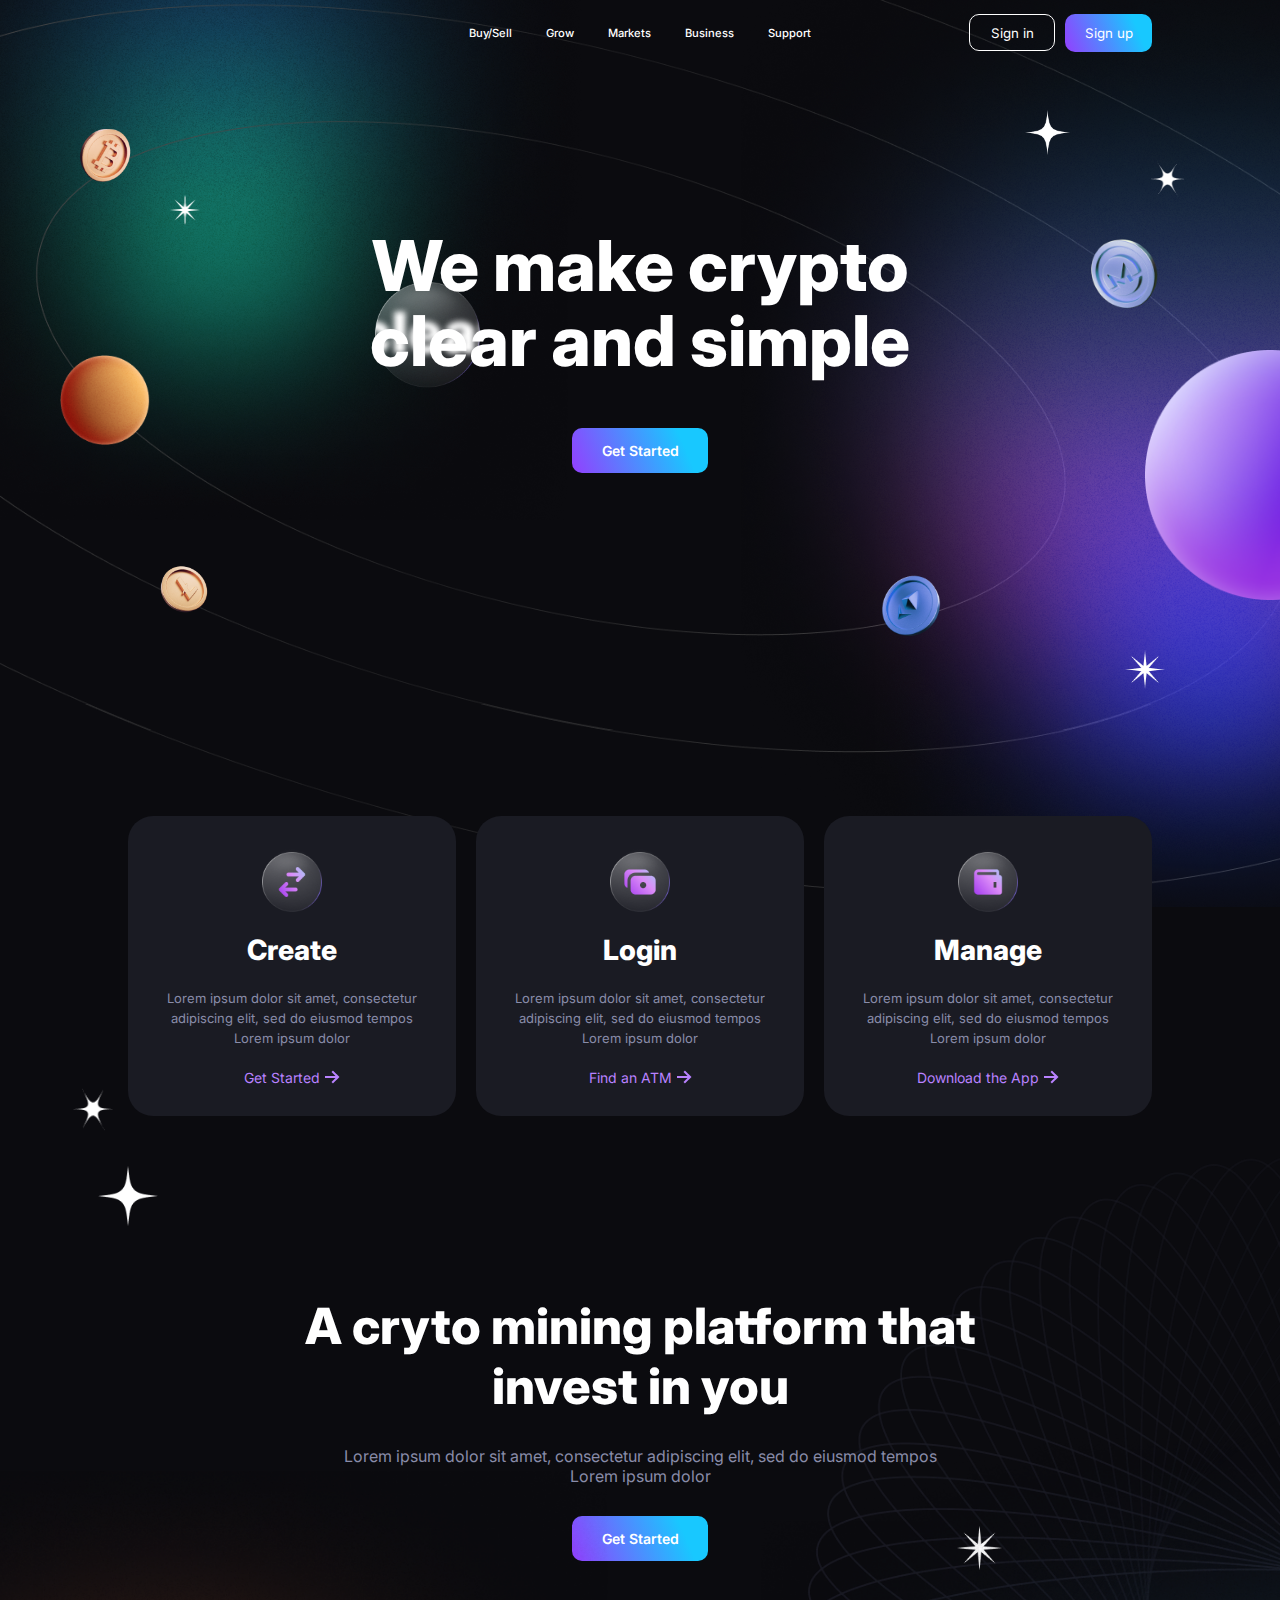
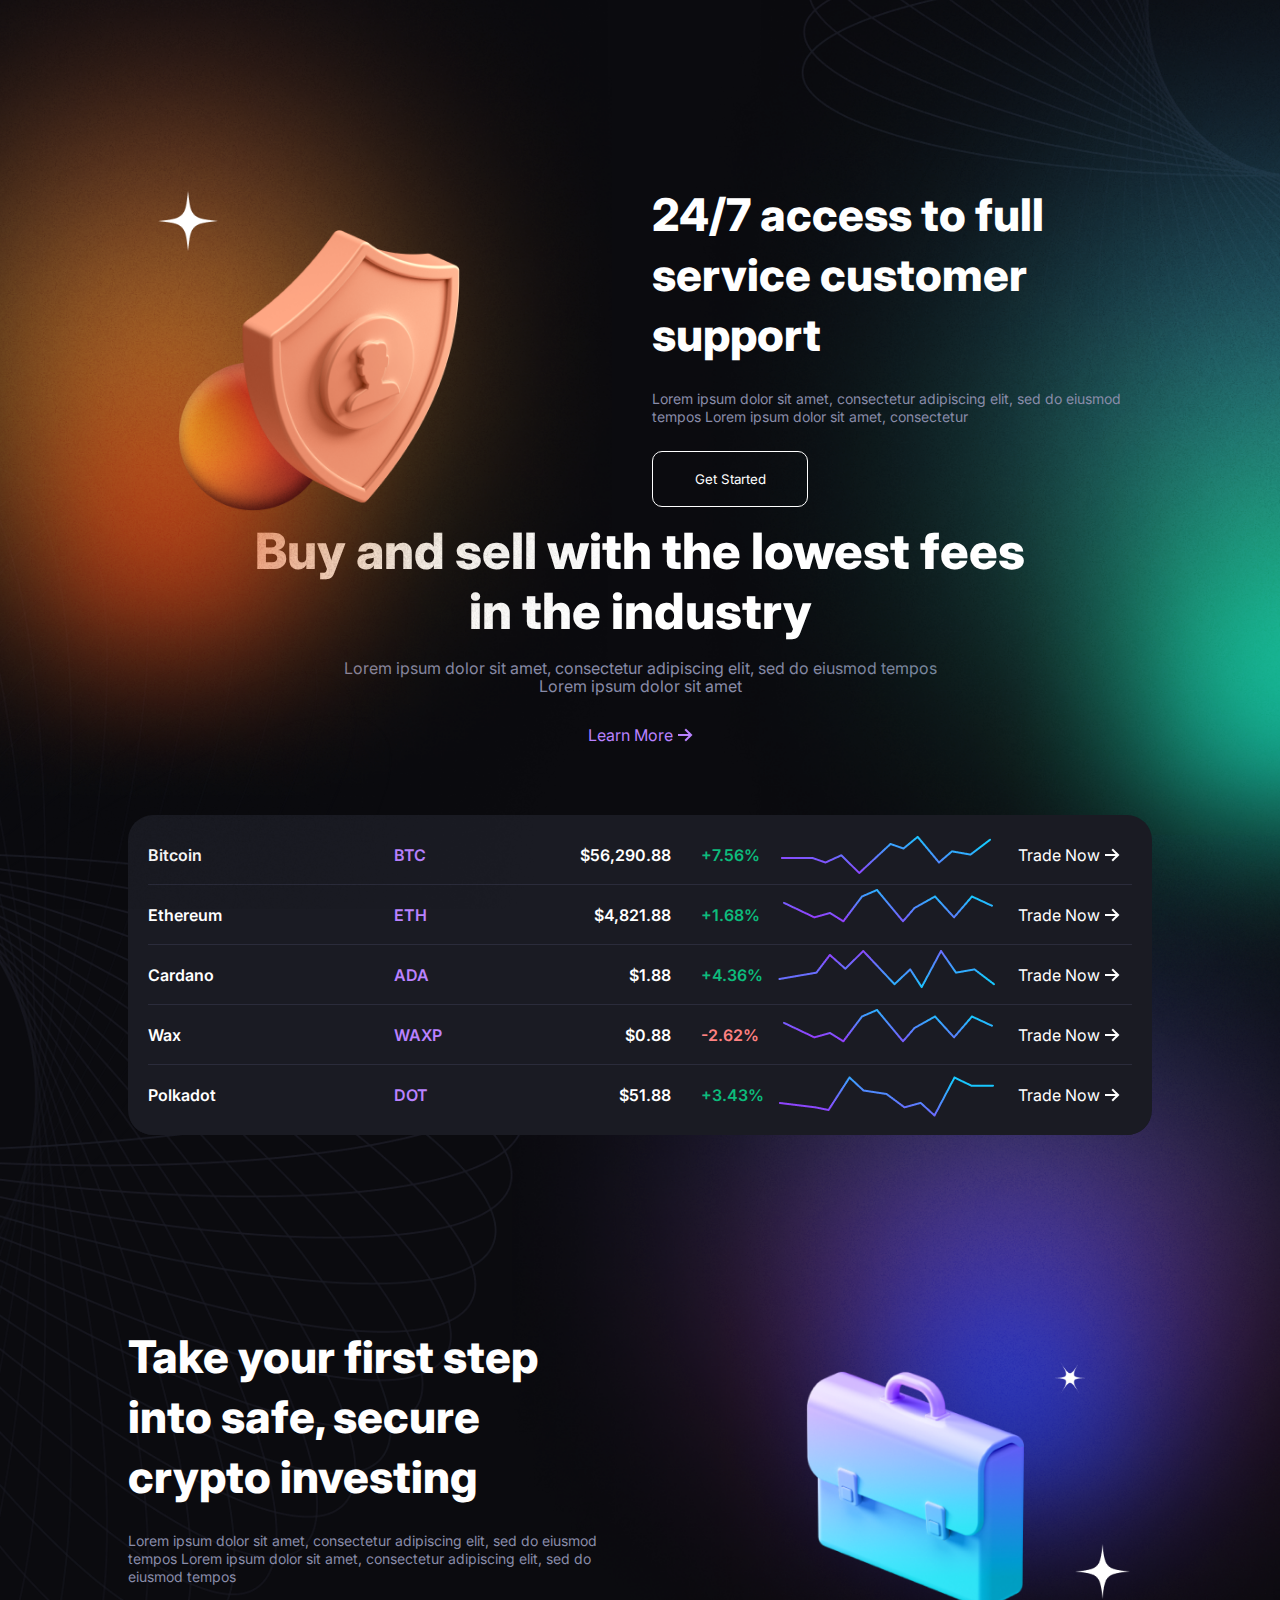
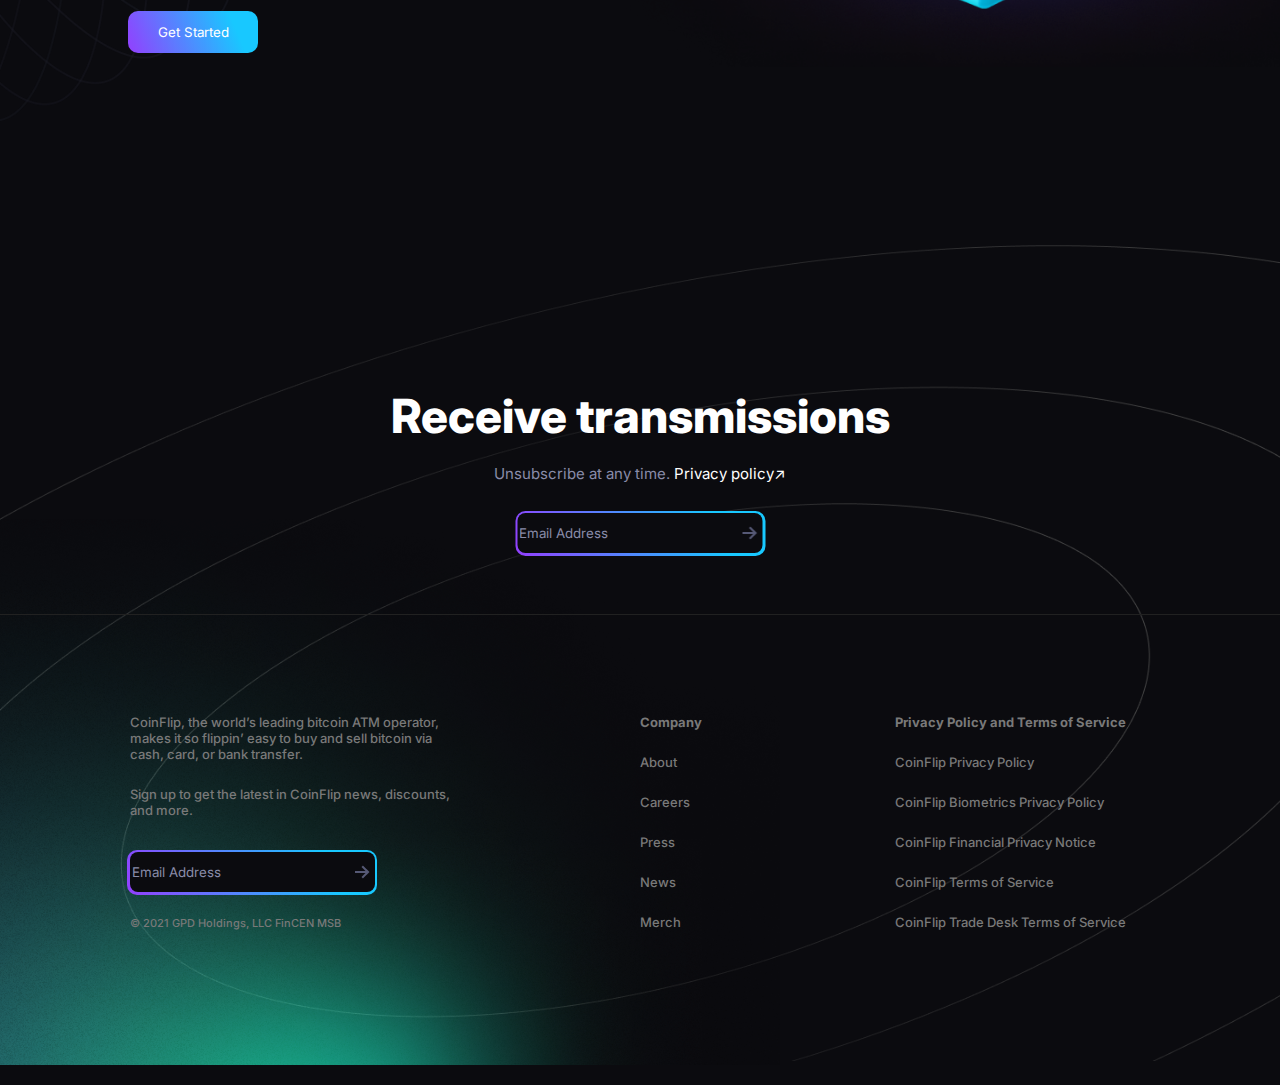
<file: index.html>
<!DOCTYPE html>
<html lang="en">

<head>
    <meta charset="UTF-8">
    <meta name="viewport" content="width=device-width, initial-scale=1.0">
    <title>Crypto website</title>
    <link rel="shortcut icon" href="images/crytologo.png" type="image/x-icon">
    <link rel="stylesheet" href="style.css">
    <link rel="preconnect" href="https://fonts.googleapis.com">
    <link rel="preconnect" href="https://fonts.gstatic.com" crossorigin>
    <link href="https://fonts.googleapis.com/css2?family=Inter:wght@100..900&family=Poppins:ital,wght@0,100;0,200;0,300;0,400;0,500;0,600;0,700;0,800;0,900;1,100;1,200;1,300;1,400;1,500;1,600;1,700;1,800;1,900&family=Roboto:ital,wght@0,100;0,300;0,400;0,500;0,700;0,900;1,100;1,300;1,400;1,500;1,700;1,900&display=swap" rel="stylesheet">
    
</head>

<body>
    <section id="mainHERO">
        <img src="/images/bg hero.png" alt="" id="plannet">
        <img src="/images/bg2.png" alt="" id="planetRAIL">
        <section id="CryptoNAV">
            <div></div>
            <div id="NavHeader">
                <p>Buy/Sell</p>
                <p>Grow</p>
                <p>Markets</p>
                <p>Business</p>
                <p>Support</p>
            </div>
            <div id="NavBTN">
                <button type="button" id="NavBTN1">Sign in</button>
                <button type="button" id="NavBTN2">Sign up</button>
            </div>
        </section>
        <section id="CrytoHero">
            <p>We make crypto clear and simple</p>
            <button type="button" id="HeroBTN">Get Started</button>
        </section>
        <section id="HeroFloatingIMG">
            <img src="/images/float1.png" alt="" id="float1">
            <img src="/images/float2.png" alt="" id="float2">
            <img src="/images/float3.png" alt="" id="float3">
            <img src="/images/float4.png" alt="" id="float4">
            <img src="/images/float5.png" alt="" id="float5">
            <img src="/images/float6.png" alt="" id="float6">
            <img src="/images/float7.png" alt="" id="float7">
            <img src="/images/float8.png" alt="" id="float8">
            <img src="/images/float9.png" alt="" id="float9">
            <img src="/images/float10.png" alt="" id="float10">
            <img src="/images/float11.png" alt="" id="float11">
            <img src="/images/float12.png" alt="" id="float12">
            <img src="/images/float13.png" alt="" id="float13">
        </section>
    </section>
    <section class="clm">
        <div>
            <img src="/images/create.png" id="headerLOGO">
            <p id="header">Create</p>
            <p id="desp">Lorem ipsum dolor sit amet, consectetur adipiscing elit, sed do eiusmod tempos Lorem ipsum dolor</p>
            <p id="link">Get Started <img src="/images/arrow.png"></p>
                
        </div>
        <div>
            <img src="/images/login.png" id="headerLOGO">
            <p id="header">Login</p>
            <p id="desp">Lorem ipsum dolor sit amet, consectetur adipiscing elit, sed do eiusmod tempos Lorem ipsum dolor</p>
            <p id="link">Find an ATM <img src="/images/arrow.png"></p>
                
        </div>
        <div>
            <img src="/images/manage.png" id="headerLOGO">
            <p id="header">Manage</p>
            <p id="desp">Lorem ipsum dolor sit amet, consectetur adipiscing elit, sed do eiusmod tempos Lorem ipsum dolor</p>
            <p id="link">Download the App <img src="/images/arrow.png"></p>
                
        </div>
    </section>
    <section id="mining">
        <p id="MiningTitle">A cryto mining platform that invest in you</p>
        <p id="MiningDesp">Lorem ipsum dolor sit amet, consectetur adipiscing elit, sed do eiusmod tempos Lorem ipsum dolor</p>
        <button type="button" id="MiningBtn">Get Started</button>
        <div>
            <img src="/images/Looper-3.png" id="looper">
            <img src="/images/starA1.png" id="starA">
            <img src="/images/starA2.png" id="starB">
            <img src="/images/starONIMG.png" id="loopStar">
        </div>
    </section>
    <section id="services">
        <div>
            <img src="/images/usericon.png" id="userICON">
            <img src="/images/spherbg.png" id="SphereBg">
            <img src="/images/sphere.png" id="Sphere">
            <img src="/images/serviceStar.png" id="serviceStar">
        </div>
        <div>
            <p id="serviceTitle">24/7 access to full service customer support</p>
            <p id="serviceDesp">Lorem ipsum dolor sit amet, consectetur adipiscing elit, sed do eiusmod tempos Lorem ipsum dolor sit amet, consectetur</p>
            <button type="button" id="serviceBTN">Get Started</button>
            <!-- <img src="/images/blue gradient.png" id="blueBG" > -->
        </div>
    </section>
    <section id="bluebgg">
        <img src="/images/blue gradient.png" id="blueBG2">
    </section>
    <section id="industry">
        <p id="industryTitle">Buy and sell with the lowest fees in the industry</p>
        <p id="industryDESP">Lorem ipsum dolor sit amet, consectetur adipiscing elit, sed do eiusmod tempos Lorem ipsum dolor sit amet</p>
        <p id="serviceLINK">Learn More <img src="/images/arrow.png"></p>
    </section>
    <section id="cryptoCHART">
        <div id="cryptonames">Bitcoin</div>
        <div id="cryptoABR">BTC</div>
        <div id="cryptoAMT">$56,290.88</div>
        <div id="cryptoDEC">+7.56%</div>
        <div id="crypoIMG"><img src="/images/chart5.png"></div>
        <div id="cryptoTRADE">Trade Now <img src="/images/tradeNOW.png" ></div>
        <div id="cryptonames">Ethereum</div>
        <div id="cryptoABR">ETH</div>
        <div id="cryptoAMT">$4,821.88</div>
        <div id="cryptoDEC">+1.68%</div>
        <div id="crypoIMG"><img src="/images/chart4.png"></div>
        <div id="cryptoTRADE">Trade Now <img src="/images/tradeNOW.png" ></div>
        <div id="cryptonames">Cardano</div>
        <div id="cryptoABR">ADA</div>
        <div id="cryptoAMT">$1.88</div>
        <div id="cryptoDEC">+4.36%</div>
        <div id="crypoIMG"><img src="/images/chart3.png"></div>
        <div id="cryptoTRADE">Trade Now <img src="/images/tradeNOW.png" ></div>
        <div id="cryptonames">Wax</div>
        <div id="cryptoABR">WAXP</div>
        <div id="cryptoAMT">$0.88</div>
        <div id="cryptoDEC" class="active" >-2.62%</div>
        <div id="crypoIMG"><img src="/images/chart1.png"></div>
        <div id="cryptoTRADE">Trade Now <img src="/images/tradeNOW.png" ></div>
        <div id="cryptonames">Polkadot</div>
        <div id="cryptoABR">DOT</div>
        <div id="cryptoAMT">$51.88</div>
        <div id="cryptoDEC">+3.43%</div>
        <div id="crypoIMG"><img src="/images/chart2.png"></div>
        <div id="cryptoTRADE">Trade Now <img src="/images/tradeNOW.png" ></div>       
    </section>
    <section id="myLOOP2">
        <img src="/images/looper2.png" id="loop2">
    </section>
    <section id="services">
        <div>
            <p id="serviceTitle">Take your first step into safe, secure crypto investing</p>
            <p id="serviceDesp">Lorem ipsum dolor sit amet, consectetur adipiscing elit, sed do eiusmod tempos Lorem ipsum dolor sit amet, consectetur adipiscing elit, sed do eiusmod tempos</p>
            <button type="button" id="serviceBTN2">Get Started</button>
        </div>
        <div id="bagfloat">
            <img src="/images/bagger.png" id="sBAG">
            <img src="/images/bagBIGSTAR.png" id="bagSTAR">
            <img src="/images/bagSTAR.png" id="bagsmalstar">
        </div>
    </section>
    <section id="bagbg">
        <img src="/images/bagbg.png" id="serviceBg">
    </section>
    <section id="footerlooper">
        <img src="/images/footerloop.png" id="footerloop">
    </section>
    <section id="footersubscribe">
        <p id="footerTITLE">Receive transmissions</p>
        <p id="footerDESP">Unsubscribe at any time. <span>Privacy policy↗</span></p>
        <div id="email_sub">
            <input type="text" id="email" placeholder="Email Address">
            <img src="/images/footerarrow.png" alt="">
        </div>
        <div id="gBG"></div>
    </section>
    <section id="footer">
        <div id="footMain">
            <p>CoinFlip, the world’s leading bitcoin ATM operator, makes it so flippin’ easy to buy and sell bitcoin via cash, card, or bank transfer.</p>
            <p>Sign up to get the latest in CoinFlip news, discounts, and more.</p>
            <div id="maildiv">
                <div id="email_sub">
                    <input type="text" id="email" placeholder="Email Address">
                    <img src="/images/footerarrow.png" alt="">
                </div>
                <div id="footgBG"></div>
            </div>
            <p id="footend">© 2021 GPD Holdings, LLC FinCEN MSB</p>
        </div>
        <div id="quickLINK">
            <p id="thick">Company</p>
            <p>About</p>
            <p>Careers</p>
            <p>Press</p>
            <p>News</p>
            <p>Merch</p>
        </div>
        <div id="QuickDESP">
            <p id="thick">Privacy Policy and Terms of Service</p>
            <p>CoinFlip Privacy Policy</p>
            <p>CoinFlip Biometrics Privacy Policy</p>
            <p>CoinFlip Financial Privacy Notice</p>
            <p>CoinFlip Terms of Service</p>
            <p>CoinFlip Trade Desk Terms of Service</p>
        </div>
        <div id="footerBGG">
            <img src="/images/footerbg.png" alt="">
        </div>
    </section>
    
    <script src="chuks.js"></script>
</body>

</html>
</file>
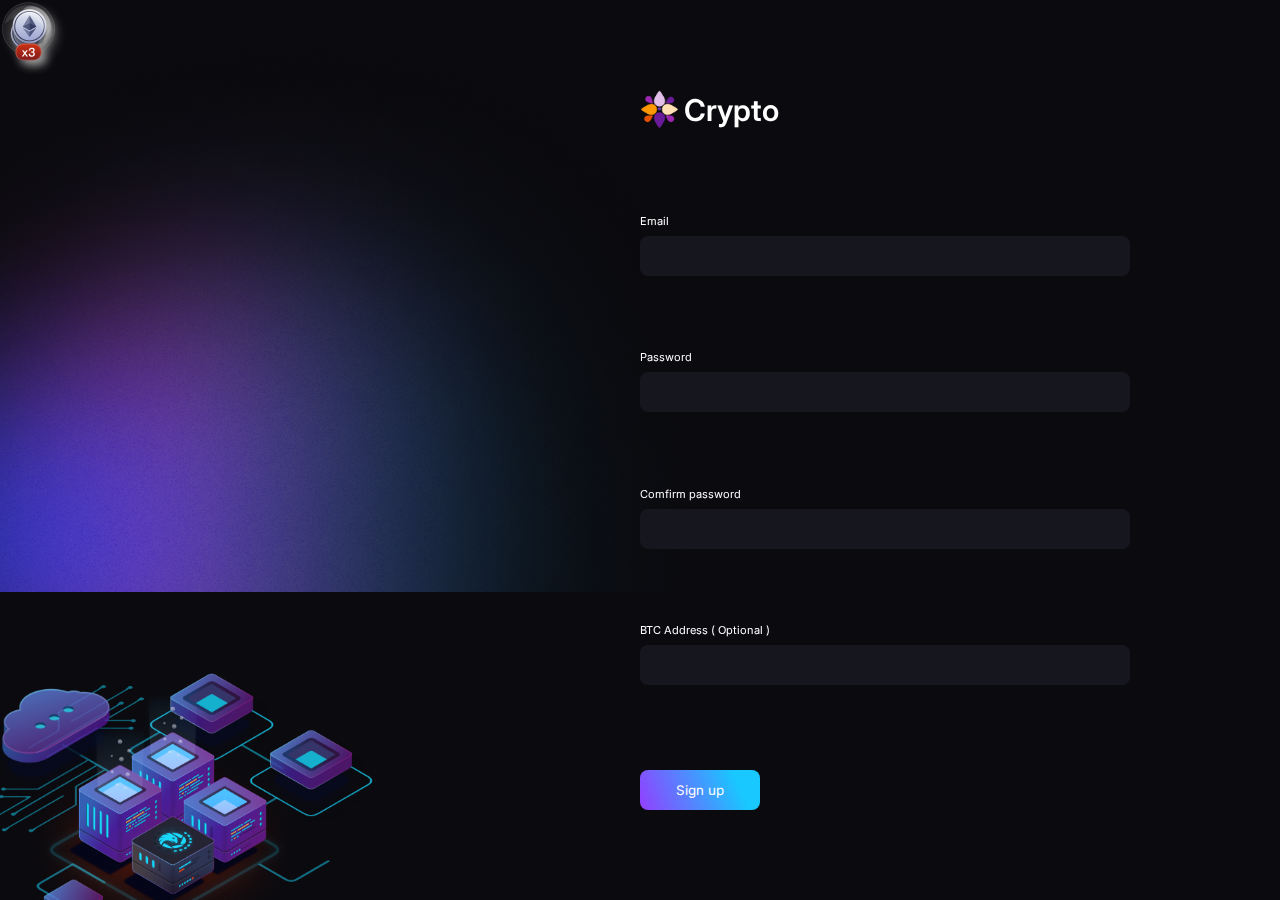
<file: SIgnup.html>
<!DOCTYPE html>
<html lang="en">
<head>
    <meta charset="UTF-8">
    <meta name="viewport" content="width=device-width, initial-scale=1.0">
    <title>Sign up</title>
    <link rel="stylesheet" href="style.css">
    <link rel="shortcut icon" href="images/crytologo.png" type="image/x-icon">
    <link rel="preconnect" href="https://fonts.googleapis.com">
    <link rel="preconnect" href="https://fonts.gstatic.com" crossorigin>
    <link href="https://fonts.googleapis.com/css2?family=Inter:wght@100..900&family=Poppins:ital,wght@0,100;0,200;0,300;0,400;0,500;0,600;0,700;0,800;0,900;1,100;1,200;1,300;1,400;1,500;1,600;1,700;1,800;1,900&family=Roboto:ital,wght@0,100;0,300;0,400;0,500;0,700;0,900;1,100;1,300;1,400;1,500;1,700;1,900&display=swap" rel="stylesheet">

</head>
<body >
    <section id="signupBODY">
        <!-- <section id="CryptoNAV" class="navyy">
            <div></div>
            <div id="NavHeader">
                <p>Buy/Sell</p>
                <p>Grow</p>
                <p>Markets</p>
                <p>Business</p>
                <p>Support</p>
            </div>
            <div id="NavBTN">
            </div>
        </section> -->
        <section id="signupFORM">
            <div id="MYrise">
                <img src="/images/hostingbg.png" id="hostBG">
                <img src="/images/Enviro.png" id="enviro">
                <img src="/images/Hosting.png" id="hosting">
                <img src="/images/riseX3.png" id="rise3">
            </div>
            <form id="MyFORM" >
                <div id="companyLOgo">
                    <img src="/images/crytologo.png" alt="" id="companyLOgoIMG">
                    <p>Crypto</p>
                </div>
                <div id="email_label">
                    <div id="label_header">
                        <p>Email</p>
                        <p id="eror_message">Error Message</p>
                    </div>
                    <input type="text" name="" id="email_input" >
                </div>
                <div id="Password_label">
                    <div id="label_header">
                        <p>Password</p>
                        <p id="eror_message">Error Message</p>
                    </div>
                    <input type="text" name="" id="">
                </div>
                <div id="Comfirm_password_label">
                    <div id="label_header">
                        <p>Comfirm password</p>
                        <p id="eror_message">Error Message</p>
                    </div>
                    <input type="text" name="" id="">
                </div>
                <div id="BTC_label">
                    <div id="label_header">
                        <p>BTC Address ( Optional )</p>
                        <p id="eror_message">Error Message</p>
                    </div>
                    <input type="text" name="" id="">
                </div>
                <div id="BTNN">
                    <button type="submit" id="signup_FormBTN">Sign up</button>
                </div>
            </form>
        </section>
    </section>    
    <script src="chuks.js"></script>
</body>
</html>
</file>
<file: style.css>
*{
    margin: 0;
    padding: 0;
    box-sizing: border-box;
    font-family: "Inter", sans-serif;
}
#mainHERO{
    width: 100%;
    position: relative;

}
#planetRAIL{
    position: absolute;
    width: 100%;
    top: 703.5px;

}
#plannet{
    position: absolute;
    width: 100%;
}

body, html{
    margin-top: 0;
    overflow-x: hidden;
    scroll-behavior: smooth ;
    scrollbar-width: none !important;
    background: #0B0B0F;
    z-index: -1;
    position: relative;
}
#CryptoNAV{
    position: sticky;
    /* background: #0B0B0F; */
    z-index: 5000;   
    /* top: 100px;      */
    display: grid;
    color: white;
    padding: 0vw 10vw 0vw 10vw;
    grid-template-columns: repeat(3, 1fr);
    grid-template-rows: 65px;
 
}
#NavHeader{
    color: white;
    display: flex;
    z-index: 5000;
    justify-content: center;
    align-items: center;
    gap: 10%;
    font-size: 70%;
    font-weight: 500;
}
#NavBTN{
    gap: 10px;
    z-index: 50;
    display: flex;
    align-items: center;
    justify-content: end;
}

#NavBTN1{
    border: 1px solid white;
    background: none;
    border-radius: 10px;
    color:white;
    width: 86px;
    z-index: 50;
    height: 37px;
}
#NavBTN2{
    border: none;
    background: linear-gradient(67deg, #933FFE 0%, #18C8FF 80%);
    border-radius: 10px;
    color:white;
    width: 87px;
    height: 38px;
}
#HeroFloatingIMG{
    position: absolute;
    top: 0;
    width: 100%;
    /* background: red; */
    overflow: hidden;
    height: 1000px;
}
#CrytoHero{
    /* z-index: 100; */
    height: 571px;
    color:white;
    display: flex;
    flex-direction: column;
    align-items: center;
    justify-content: center;
    gap: 50px;
    /* width: 100%; */
    /* background: rgb(0, 0, 255, 0.1); */
    margin: 0vw 10vw 0vw 10vw;

}
#CrytoHero p{
    font-size: 70px;
    width: 710px;
    text-align: center;
    font-weight: 800;
    /* background: red; */
    line-height: 75px;
    z-index: 50;
}
#HeroBTN{
    border: none;
    background: linear-gradient(67deg, #933FFE 0%, #18C8FF 80%);
    border-radius: 10px;
    color:white;
    width: 136px;
    height: 45px;
    font-size: 14px;
    z-index: 50;
    font-weight: 600;

}
#float1{
    width: 90px;
    position: absolute;
    top: 110px;
    left: 60px;
}

#float2{
    position: absolute;
    top: 0;
    width: 30px;
    top: 195px;
    left: 170px;
}
#float3{
    position: absolute;
    top: 0;
    width: 90px;
    top: 355px;
    left: 60px;
}
#float4{
    width: 90px;
    position: absolute;
    top: 545px;
    left: 140px;
}
#float5{
    position: absolute;
    width: 105px;
    top: 280px;
    left: 375px;
    z-index: 10;
}

#float6{
    position: absolute;
    width: 125px;
    top: 545px;
    z-index: 8;
    right: 305px;
}
#float7{
    position: absolute;
    width: 40px;
    top: 650px;
    z-index: 8;
    right: 115px;
}

#float8{
    position: absolute;
    width: 250px;
    top: 350px;
    z-index: 100;
    right: -115px;
}
#float9{
    position: absolute;
    width: 130px;
    top: 210px;
    z-index: 8;
    right: 90px;
}
#float10{
    position: absolute;
    width: 45px;
    top: 160px;
    z-index: 8;
    right: 90px;
}
#float11{
    position: absolute;
    width: 45px;
    top: 110px;
    z-index: 8;
    right: 210px;
}
#float12{
    position: absolute;
    z-index: 2;
    top: 0;
    right: 0;
}
#float13{
    position: absolute;
    z-index: -2;
    top: 0;
    left: 0;
}

.clm{
    position: relative;
    z-index: 10000;
    column-gap: 20px;
    display: grid;
    color: white;
    margin: 180px 10vw 180px 10vw;
    grid-template-columns: repeat(3, 1fr);
    grid-template-rows: 300px;
}
.clm div{
    border-radius: 25px;
    display: grid;
    place-items: center;
    text-align: center;
    background: #1A1B23;
    padding: 20px 0 20px 0;
}
#headerLOGO{
    width: 60px;
}
#link{
    color: #B982FF;
    font-size: 14px;
    display: flex;
    align-items: center;
    gap: 5px;
    position: relative;
}
#link::after{
    width: 82%;
    content: "";
    height: 1px;
    background: #B982FF;
    bottom: 0;
    border-radius: 5px;
    position: absolute;
    visibility: hidden;
}
#link:hover::after{
    visibility: visible;
    animation: line .7s;

}
@keyframes line {
    0%{
        width: 0%;
    }
    100%{
        width: 82%;
    }
}
#header{
    font-size: 28px;
    font-weight: 800;
}
#desp{
    color: #898CA9;
    font-size: 13px;
    width: 270px;
    line-height: 20px;  

}
#mining{
    /* background-color: red; */
    color:white;
    display: flex;
    flex-direction: column;
    align-items: center;
    justify-content: space-around;
    gap: 30px;
    margin: 0vw 10vw 0vw 10vw;
    position: relative;
}
#looper{
    position: absolute;
    top: -160px;
    right: -560px;
    width: 90%;
}
#loopStar{
    position: absolute;
    top: 230px;
    right: 150px;
    width: 45px;
}
#starA{
    position: absolute;
    top: -130px;
    left: -30px;
    width: 60px;
}
#starB{
    position: absolute;
    top: -210px;
    left: -60px;
    width: 50px;
}
#MiningBtn{
    border: none;
    background: linear-gradient(67deg, #933FFE 0%, #18C8FF 80%);
    border-radius: 10px;
    color:white;
    width: 136px;
    height: 45px;
    font-size: 14px;
    z-index: 50;
    font-weight: 600;

}

#MiningTitle{
    font-weight: 800;
    font-size: 50px;
    text-align: center;
    width: 700px;
    line-height: normal;
    z-index: 50;
}

#MiningDesp{
    text-align: center;
    width: 600px;
    color: #898CA9;
    z-index: 50;
}
#services{
    position: relative;
    z-index: 10000;
    column-gap: 20px;
    display: grid;
    color: white;
    place-items: center;
    margin: 180px 10vw 0px 10vw;
    grid-template-columns: repeat(2, 1fr);
    grid-template-rows: 350px;
    column-gap: 50px;
}
#serviceBTN{
    border: 1px solid white;
    background: none;
    border-radius: 10px;
    color:white;
    width: 156px;
    z-index: 50;
    height: 56px;
}
#industryTitle{
    width: 780px;
    font-weight: 800;
    line-height: 60px;
    font-size: 50px;
    margin-bottom: 18px;
    text-align: center;
    z-index: 60;

}
#serviceTitle{
    width: 500px;
    font-weight: 800;
    line-height: 60px;
    font-size: 45px;
    margin-bottom: 25px;
}
#industryDESP{
    width: 600px;
    color: #898CA9;
    font-size: 16px;
    margin-bottom: 30px;
    line-height: 18px;
    text-align: center;
}
#serviceDesp{
    width: 500px;
    color: #898CA9;
    font-size: 14px;
    margin-bottom: 25px;
    line-height: 18px;
}
#bluebgg{
    position: relative;
}
#blueBG2{
    position: absolute;
    top: -730px;
    right: 0px;
    width: 49%;
}

#SphereBg{
    position: absolute;
    top: -300px;
    left: -130px;
    width: 60%;
    z-index: 10;

}
#userICON{
    z-index: 60;
    position: absolute;
    left: 100px;
    top: 50px;
    width: 250px;
}
#Sphere{
    position: absolute;
    z-index: 50;
    bottom: 10px;
    width: 150px;
    left: 50px;
}
#serviceStar{
    position: absolute;
    z-index: 50;
    left: 30px;
    top: 20px;
    width: 60px;


}

#industry{
    color: white;
    display: flex;
    flex-direction: column;
    align-items: center;
    justify-content: center;
}

#serviceLINK{
    color: #B982FF;
    font-size: 16px;
    display: flex;
    align-items: center;
    gap: 5px;
    z-index: 50;
    position: relative;
}
#serviceLINK::after{
    width: 82%;
    content: "";
    height: 1px;
    background: #B982FF;
    bottom: 0;
    border-radius: 5px;
    position: absolute;
    visibility: hidden;
}
#serviceLINK:hover::after{
    visibility: visible;
    animation: serviceLINK .7s;

}
@keyframes serviceLINK {
    0%{
        width: 0%;
    }
    100%{
        width: 82%;
    }
}
#cryptoCHART::after{
    content: "";
    width: 100%;
    position: absolute;
    height: 15px;
    bottom: 0;
    z-index: 500;
    /* background: red; */
    background-color: #1A1B23;
}
#cryptoCHART{
    z-index: 1000;
    overflow: hidden;
    position: relative;
    padding: 10px 20px 10px 20px;
    border-radius: 25px;
    color: white;
    display: grid;
    grid-template-columns: 2fr 1fr 1.5fr 0.5fr 2fr 1fr;
    grid-template-rows: repeat(5,60px);
    margin: 70px 10vw 0vw 10vw;
    background-color: #1A1B23;
}
#myLOOP2{
    position: relative;
}
#loop2{
    position: absolute;
    top: -720px;
    left: 0px;
    width: 43%;
}
#crypoIMG{
    grid-column: 5;
    border-bottom: 1px solid #2B2C3B;
    display: flex;
    align-items: center;
    /* margin-right: 1px; */
    justify-content: center;
    /* background: red; */
}
#cryptoTRADE{
    grid-column: 6;
    display: flex;
    border-bottom: 1px solid #2B2C3B;
    align-items: center;
    justify-content: center;
    /* background: red; */
    z-index: 500;
    position: relative;
}
#cryptoDEC{
    display: flex;
    align-items: center;
    color: #0DBB7C;
    font-weight: 600;
    grid-column: 4;
    border-bottom: 1px solid #2B2C3B;
}
.active{
    color: #FF8282 !important;
}
#cryptoAMT{
    border-bottom: 1px solid #2B2C3B;
    display: flex;
    align-items: center;
    grid-column: 3;
    padding-right: 30px;
    color: #ffffff;
    font-weight: 600;
    justify-content: end;
    /* margin-right: 50px; */
}
#cryptoABR{
    display: flex;
    align-items: center;
    grid-column: 2;
    color: #B982FF;
    font-weight: 600;
    border-bottom: 1px solid #2B2C3B;
}
#cryptonames{
    display: flex;
    align-items: center;
    grid-column: 1;
    font-weight: 600;
    border-bottom: 1px solid #2B2C3B;
}
#serviceBTN2{
    border: none;
    background: linear-gradient(67deg, #933FFE 0%, #18C8FF 80%);
    border-radius: 10px;
    color:white;
    width: 130px;
    height: 42px;
}
#bagbg{
    position: relative;
    padding-bottom: 1000px;
    /* background: red; */
}
#serviceBg{
    position: absolute;
    top: -830px;
    right: 0;
    width: 60%;
    display: block;

}
#bagfloat{
    position: relative;
}
#bagSTAR{
    position: absolute;
    bottom: 20px;
    right: -90px;
    width: 55px;
}
#bagsmalstar{
    position: absolute;
    top: 0;
    width: 40px;
    right: -50px;
}
#sBAG{
    width: 250px;
}
#footerlooper{
    position: absolute;
    padding: 0;
    bottom: 0;
    margin: 0;
}
#footerloop{
    /* position: absolute;
    top: -300px; */
    width: 100%;
}
#footersubscribe{
    display: flex;
    justify-content: center;
    align-items: center;
    flex-direction: column;
    color: white;
    gap: 20px;
    position: absolute;
    bottom: 12%;
    left: 50%;
    transform: translateX(-50%);
}
#footerTITLE{
    font-size:47px;
    z-index: 50;
    margin-top: -14px;
    font-weight: 800;
}
#footerDESP{
    color: #898CA9;
    font-size: 15px;
    z-index: 50;
}
#footerDESP span{
    color: white;
    
}
#email{
    border: none;
    color: white;
    background-color: transparent;
}
#email:focus{
    outline: none;
}
#email::placeholder{
    color: #898CA9;
}
#email_sub{
    background-color: #0B0B0F;
    border-radius: 8px;
    position: relative;
    z-index: 50;
    height: 40px;
    width: 245px;
    margin-top: 10px;
    display: flex;
    align-items: center;
    justify-content: space-around;
}
#gBG{
    background: linear-gradient(67deg, #933FFE 0%, #18C8FF 80%);
    width: 250px;
    height: 45px;
    position: absolute;
    bottom: -3px;
    border-radius: 10px;
}
#footer{
    /* background: red; */
    display: grid;
    grid-template-columns: 2fr 1fr 1fr;
    grid-template-rows: 451px;
    /* left: 13vw; */
    padding: 0px 130px 0px 130px;
    width: 100%;
    /* overflow: hidden; */
    /* transform: translateX(-50%); */
    color: #4d4d4d;
    position: absolute;
    bottom: 0px;
}
#footer::after{
    position: absolute;
    content: "";
    border-top: 1px solid #212121;
    width: 100vw;
    height: 5px;
    top: 0;
    left: 0px;
}
#QuickDESP{
    position: relative;
    padding: 100px 0px 135px 0px;
    /* background: red; */
    display: flex;
    flex-direction: column;
    font-weight: 500;
    justify-content: space-between;
    font-size: 13px;
    z-index: 20;
    color: #797979;
}
#quickLINK{
    position: relative;
    padding: 100px 0px 135px 0px;
    /* background: red; */
    display: flex;
    flex-direction: column;
    justify-content: space-between;
    font-size: 13px;
    font-weight: 500;
    z-index: 30;
    color: #797979;
}
#thick{
    font-weight: 700;
}
#footMain{
    position: relative;
    padding: 100px 0px 135px 0px;
    font-size: 13px;
    font-weight: 500;
    display: flex;
    flex-direction: column;
    justify-content: space-between;
    
}
#footMain p{
    width: 330px;
    color: #797979;
    z-index: 20;
}
#footend{
    font-size: 11px;
    z-index: 20;
    /* color: #9c9c9c; */
}
#footgBG{
    background: linear-gradient(67deg, #933FFE 0%, #18C8FF 80%);
    width: 250px;
    height: 45px;
    position: absolute;
    bottom: -3px;
    left: -3px;
    z-index: 10;
    border-radius: 10px;
}
#maildiv{
    position: relative;
}
#footerBGG{
    position: absolute;
    left: -130px;
    /* background: red; */
    bottom: -20px;
}


.navyy::after{
    position: absolute;
    width: 4000px;
    height: 1px;
    background: rgb(46, 46, 46);
    content: "";
    bottom: 0;
}
#signupBODY{
    width: 100vw;
    height: 100vh;
    position: fixed;
    display: flex;
    justify-content: center;
    align-items: center;
}
#signupFORM{
    display: grid;
    z-index: 50;
    grid-template-columns: repeat(2, 50vw);
    grid-template-rows:100vh;
    /* background: red; */
    
}
#rise3{
    filter: drop-shadow(5px 5px 5px #a3a3a3);    
    border-radius: 100%;
}
#hostBG{
    position: absolute;
    left: 0;
    /* background: red; */
    z-index: -1;
}
#enviro{
    position: absolute;
    bottom: 0;
    width: 30%;
}
#hosting{
    position: absolute;
    bottom: 5px;
    width: 16%;
    left: 70px;
    /* display: none; */
}
#MyFORM{
    padding: 90px 150px 90px 0px ;
    display: flex;
    flex-direction: column;
    color: white;
    justify-content: space-between;
    /* background-color: red; */
}
#companyLOgo{
    display: flex;
    align-items: center;
    gap: 5px;
    margin-bottom: 10px;
}
#companyLOgoIMG{
    width: 8%;
}
#companyLOgo p{
    font-weight: 600;
    font-size: 30px;
}
#label_header{
    margin-bottom: 8px;
    display: flex;
    justify-content: space-between;
    font-size: 11px;
}
#eror_message{
    color: #FF8282;
    display: none;
}
#MyFORM input:focus{
    outline: none;
    border: 1px solid #4e4e63;
}

#MyFORM input{
    width: 100%;
    color: white;
    padding-left: 5px;
    height: 40px;
    border-radius: 8px;
    background-color: #16161E;
    border: none;
}
#signup_FormBTN{
    border: none;
    background: linear-gradient(67deg, #933FFE 0%, #18C8FF 80%);
    border-radius: 8px;
    color:white;
    width: 120px;
    height: 40px;
    margin-top: 10px;
}
</file>
